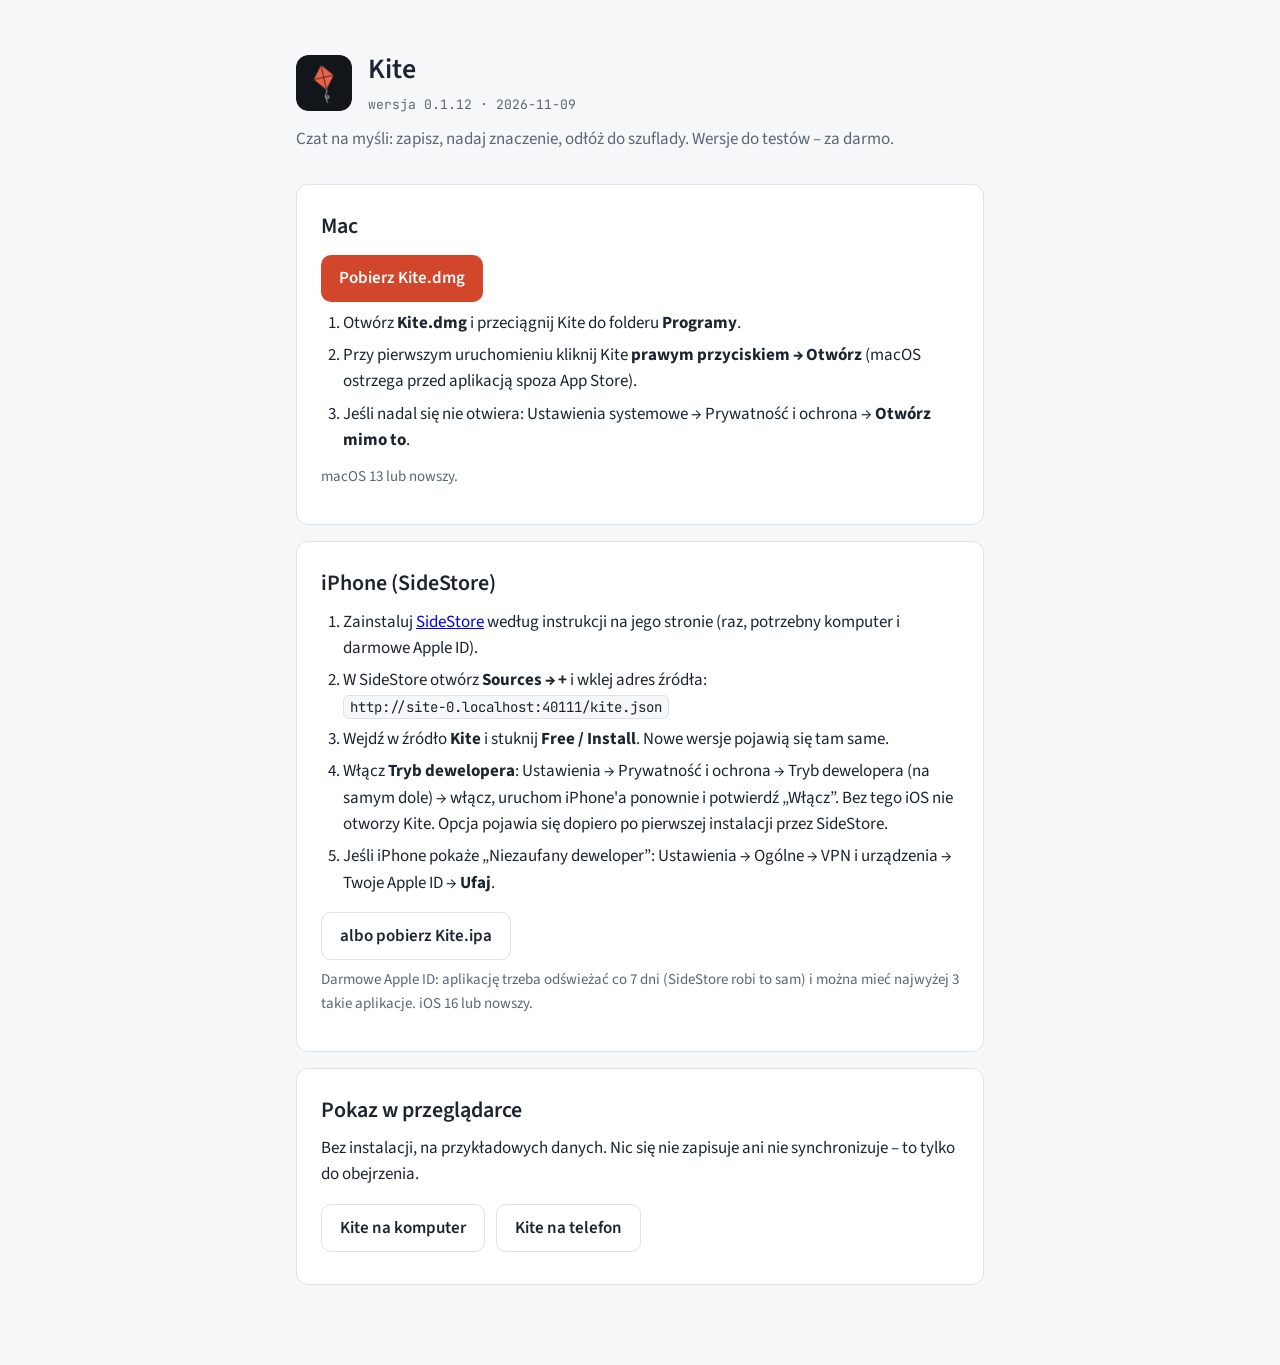
<file: index.html>
<!doctype html>
<html lang="pl">
<head>
<meta charset="utf-8">
<meta name="viewport" content="width=device-width, initial-scale=1">
<title>Kite – wersje do testów</title>
<link rel="icon" href="icon.png">
<link rel="preconnect" href="https://fonts.googleapis.com">
<link href="https://fonts.googleapis.com/css2?family=Source+Sans+3:wght@400;600&family=JetBrains+Mono&display=swap" rel="stylesheet">
<style>
  :root {
    --primary: #d2462c; --background: #f5f7f9; --surface: #ffffff; --line: #dde2e8;
    --text: #1b2430; --text-muted: #5b6675;
    --font: "Source Sans 3", -apple-system, system-ui, sans-serif; --mono: "JetBrains Mono", ui-monospace, monospace;
  }
  @media (prefers-color-scheme: dark) {
    :root { --background: #14171c; --surface: #1c2027; --line: #2c323b; --text: #e8ebef; --text-muted: #9aa3ae; }
  }
  * { box-sizing: border-box; }
  body { margin: 0; background: var(--background); color: var(--text); font: 17px/1.55 var(--font); }
  main { max-width: 720px; margin: 0 auto; padding: 48px 16px 64px; }
  header { display: flex; align-items: center; gap: 16px; margin-bottom: 8px; }
  header img { width: 56px; height: 56px; border-radius: 12px; }
  h1 { font-size: 28px; font-weight: 600; margin: 0; }
  .lead { color: var(--text-muted); margin: 0 0 32px; }
  section { background: var(--surface); border: 1px solid var(--line); border-radius: 12px; padding: 24px; margin-bottom: 16px; }
  h2 { font-size: 22px; font-weight: 600; margin: 0 0 8px; }
  p { margin: 0 0 12px; }
  ol { margin: 0 0 12px; padding-left: 22px; }
  li { margin-bottom: 6px; }
  .btn { display: inline-block; background: var(--primary); color: #fff; text-decoration: none; font-weight: 600;
         border-radius: 10px; padding: 10px 18px; margin: 4px 8px 8px 0; }
  .btn.ghost { background: transparent; color: var(--text); border: 1px solid var(--line); }
  code { font-family: var(--mono); font-size: 14px; background: var(--background); border: 1px solid var(--line);
         border-radius: 6px; padding: 2px 6px; word-break: break-all; }
  .muted { color: var(--text-muted); font-size: 15px; }
  .ver { font-family: var(--mono); font-size: 13px; color: var(--text-muted); }
</style>
</head>
<body>
<main>
  <header>
    <img src="icon.png" alt="">
    <div>
      <h1>Kite</h1>
      <span class="ver" id="ver"></span>
    </div>
  </header>
  <p class="lead">Czat na myśli: zapisz, nadaj znaczenie, odłóż do szuflady. Wersje do testów – za darmo.</p>

  <section>
    <h2>Mac</h2>
    <a class="btn" href="Kite.dmg">Pobierz Kite.dmg</a>
    <ol>
      <li>Otwórz <b>Kite.dmg</b> i przeciągnij Kite do folderu <b>Programy</b>.</li>
      <li>Przy pierwszym uruchomieniu kliknij Kite <b>prawym przyciskiem → Otwórz</b> (macOS ostrzega przed aplikacją spoza App Store).</li>
      <li>Jeśli nadal się nie otwiera: Ustawienia systemowe → Prywatność i ochrona → <b>Otwórz mimo to</b>.</li>
    </ol>
    <p class="muted">macOS 13 lub nowszy.</p>
  </section>

  <section>
    <h2>iPhone (SideStore)</h2>
    <ol>
      <li>Zainstaluj <a href="https://sidestore.io">SideStore</a> według instrukcji na jego stronie (raz, potrzebny komputer i darmowe Apple ID).</li>
      <li>W SideStore otwórz <b>Sources → +</b> i wklej adres źródła:<br><code id="src"></code></li>
      <li>Wejdź w źródło <b>Kite</b> i stuknij <b>Free / Install</b>. Nowe wersje pojawią się tam same.</li>
      <li>Włącz <b>Tryb dewelopera</b>: Ustawienia → Prywatność i ochrona → Tryb dewelopera (na samym dole) → włącz, uruchom iPhone'a ponownie i potwierdź „Włącz”. Bez tego iOS nie otworzy Kite. Opcja pojawia się dopiero po pierwszej instalacji przez SideStore.</li>
      <li>Jeśli iPhone pokaże „Niezaufany deweloper”: Ustawienia → Ogólne → VPN i urządzenia → Twoje Apple ID → <b>Ufaj</b>.</li>
    </ol>
    <a class="btn ghost" href="Kite.ipa">albo pobierz Kite.ipa</a>
    <p class="muted">Darmowe Apple ID: aplikację trzeba odświeżać co 7 dni (SideStore robi to sam) i można mieć najwyżej 3 takie aplikacje. iOS 16 lub nowszy.</p>
  </section>

  <section>
    <h2>Pokaz w przeglądarce</h2>
    <p>Bez instalacji, na przykładowych danych. Nic się nie zapisuje ani nie synchronizuje – to tylko do obejrzenia.</p>
    <a class="btn ghost" href="demo/">Kite na komputer</a>
    <a class="btn ghost" href="demo/?ios">Kite na telefon</a>
  </section>
</main>
<script>
  document.getElementById("src").textContent = new URL("kite.json", location.href).href;
  fetch("kite.json").then(r => r.json()).then(s => {
    const v = s.apps[0].versions[0];
    document.getElementById("ver").textContent = "wersja " + v.version + " · " + v.date;
  }).catch(() => {});
</script>
</body>
</html>
</file>
